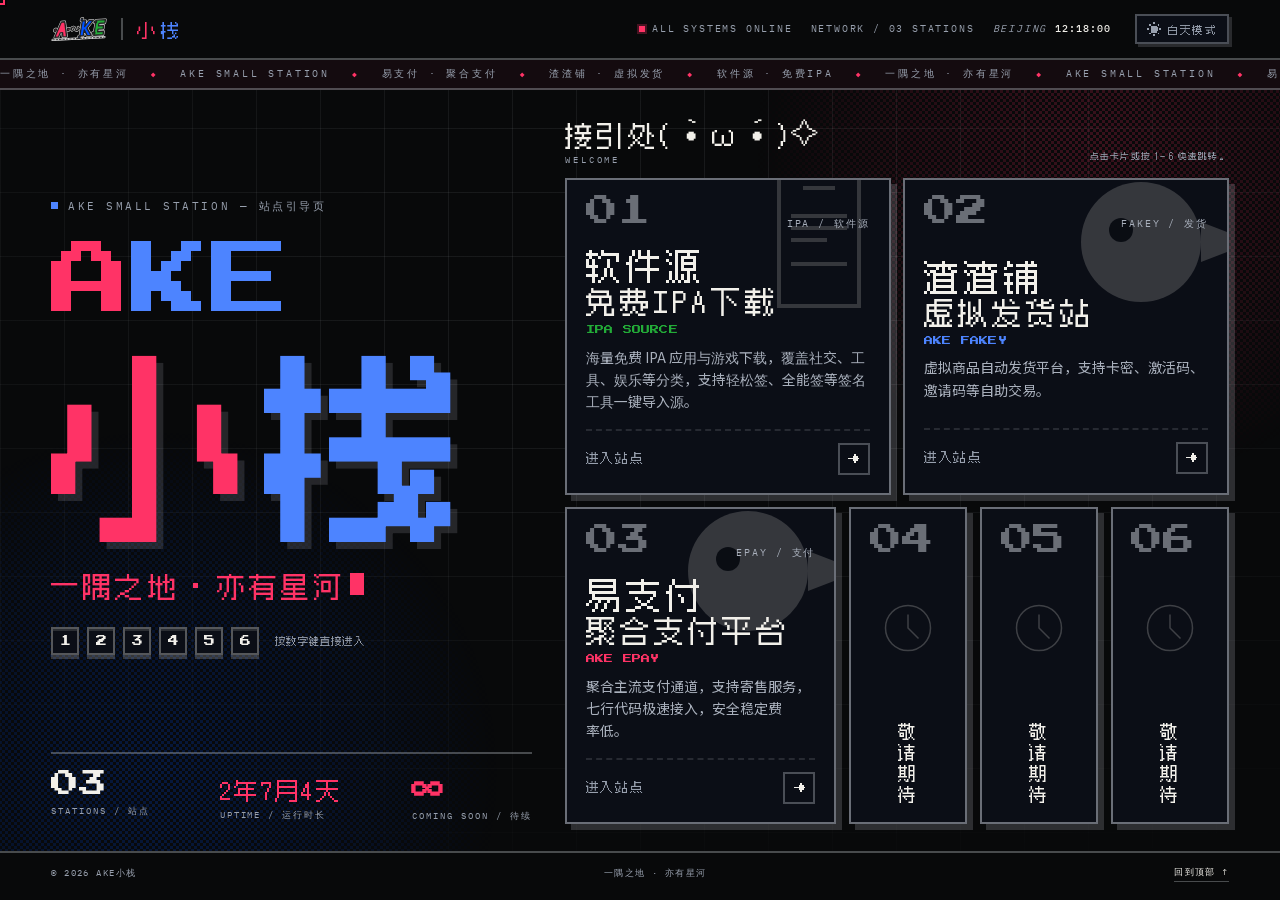
<file: index.html>
<!DOCTYPE html>
<html lang="zh-CN">
<head>
    <meta charset="UTF-8" />
    <meta name="viewport" content="width=device-width, initial-scale=1" />
    <meta name="msvalidate.01" content="E7D071B998268BC140DE10B8021F2E26" />
    <title>AKE小栈 · 站点入口</title>
    <meta name="description" content="AKE小栈 旗下站点统一入口：易支付、渣渣铺、软件源（海量免费IPA应用与游戏下载，支持轻松签、全能签一键导入）。一隅之地 · 亦有星河" />

    <!-- 站点图标（本地） -->
    <!-- favicon.svg 内容已内联为 data URI，不再依赖外部文件 -->
    <link rel="icon" type="image/svg+xml" href="[data-uri]" />
    <link rel="alternate icon" href="./favicon.ico" />

    <!-- 主题初始化：同步加载，先于样式生效，防止主题闪烁 -->
    <script src="assets/js/theme-init.js"></script>

    <!-- 样式表（本地，按层叠顺序引入） -->
    <link rel="stylesheet" href="assets/css/01-fonts.css" />
    <link rel="stylesheet" href="assets/css/02-tokens.css" />
    <link rel="stylesheet" href="assets/css/03-layout.css" />
    <link rel="stylesheet" href="assets/css/04-animation.css" />
    <link rel="stylesheet" href="assets/css/05-responsive.css" />
</head>

<body>
    <div class="dither dither--pink" aria-hidden="true"></div>
    <div class="dither dither--blue" aria-hidden="true"></div>
    <div class="cursor" aria-hidden="true"></div>

    <header class="topbar">
        <a class="brand" href="#top">
            <div class="brand__logo">
            <svg class="brand__mark" xmlns="http://www.w3.org/2000/svg" viewBox="19 17 330 143" role="img" aria-label="AKE 小栈">
                <g transform="translate(20, 10) skewX(-12) rotate(-3)">
                    <!-- 第一层：白色外发光描边层 -->
                    <g class="fx-glow" stroke="#ffffff" stroke-width="14" stroke-linejoin="round" stroke-linecap="round">
                        <path d="M40 130 L65 40 L85 40 L110 130 L88 130 L82 105 L68 105 L62 130 Z" fill="none"/>
                        <rect x="32" y="80" width="10" height="14" rx="2" fill="#ffffff"/>
                        <rect x="108" y="80" width="10" height="14" rx="2" fill="#ffffff"/>
                        <path d="M128 85 C133 70,148 70,153 85 C158 100,173 100,178 85" fill="none"/>
                        <path d="M138 75 L128 85 L138 95" fill="none"/>
                        <path d="M168 75 L178 85 L168 95" fill="none"/>
                        <path d="M188 40 L208 40 L208 75 L228 40 L253 40 L223 85 L255 130 L231 130 L208 95 L208 130 L188 130 Z" fill="none"/>
                        <rect x="180" y="25" width="10" height="14" rx="2" fill="#ffffff"/>
                        <rect x="180" y="130" width="10" height="14" rx="2" fill="#ffffff"/>
                        <path d="M270 40 L325 40 L325 60 L290 60 L290 75 L320 75 L320 95 L290 95 L290 110 L325 110 L325 130 L270 130 Z" fill="none"/>
                        <rect x="260" y="45" width="14" height="10" rx="2" fill="#ffffff"/>
                        <rect x="260" y="112" width="14" height="10" rx="2" fill="#ffffff"/>
                        <path d="M30 145 L335 145" fill="none"/>
                    </g>
                    <!-- 第二层：彩色图形 + 黑边 -->
                    <g stroke="#222222" stroke-width="8" stroke-linejoin="round" stroke-linecap="round">
                        <path d="M40 130 L65 40 L85 40 L110 130 L88 130 L82 105 L68 105 L62 130 Z" fill="#ff3366"/>
                        <rect x="32" y="80" width="10" height="14" rx="2" fill="#ff3366"/>
                        <rect x="108" y="80" width="10" height="14" rx="2" fill="#ff3366"/>
                        <path d="M128 85 C133 70,148 70,153 85 C158 100,173 100,178 85" fill="none"/>
                        <path d="M138 75 L128 85 L138 95" fill="none"/>
                        <path d="M168 75 L178 85 L168 95" fill="none"/>
                        <path d="M188 40 L208 40 L208 75 L228 40 L253 40 L223 85 L255 130 L231 130 L208 95 L208 130 L188 130 Z" fill="#0052FF"/>
                        <rect x="180" y="25" width="10" height="14" rx="2" fill="#0052FF"/>
                        <rect x="180" y="130" width="10" height="14" rx="2" fill="#0052FF"/>
                        <path d="M270 40 L325 40 L325 60 L290 60 L290 75 L320 75 L320 95 L290 95 L290 110 L325 110 L325 130 L270 130 Z" fill="#23ac38"/>
                        <rect x="260" y="45" width="14" height="10" rx="2" fill="#23ac38"/>
                        <rect x="260" y="112" width="14" height="10" rx="2" fill="#23ac38"/>
                        <path d="M30 145 L335 145" stroke-width="5" stroke-dasharray="10 10" fill="none"/>
                    </g>
                </g>
            </svg>
            </div>
            <span class="brand__divider" aria-hidden="true"></span>
            <span class="brand__text"><i class="ake">小</i><i class="zhan">栈</i></span>
        </a>
        <div class="topbar__meta">
            <span><i class="dot-live"></i>ALL SYSTEMS ONLINE</span>
            <span>NETWORK / 03 STATIONS</span>
            <span><i class="tz">BEIJING</i> <b id="clock">--:--:--</b></span>
        </div>
        <button class="theme-toggle" id="themeToggle" type="button" aria-label="切换白天 / 夜间模式" aria-pressed="false">
            <svg class="icon-sun" viewBox="0 0 16 16" fill="currentColor" shape-rendering="crispEdges" aria-hidden="true">
                <rect x="7" y="0" width="2" height="2" />
                <rect x="7" y="14" width="2" height="2" />
                <rect x="0" y="7" width="2" height="2" />
                <rect x="14" y="7" width="2" height="2" />
                <rect x="2" y="2" width="2" height="2" />
                <rect x="12" y="2" width="2" height="2" />
                <rect x="2" y="12" width="2" height="2" />
                <rect x="12" y="12" width="2" height="2" />
                <rect x="5" y="4" width="6" height="2" />
                <rect x="4" y="6" width="8" height="4" />
                <rect x="5" y="10" width="6" height="2" />
            </svg>
            <svg class="icon-moon" viewBox="0 0 16 16" fill="currentColor" shape-rendering="crispEdges" aria-hidden="true">
                <rect x="9" y="1" width="4" height="2" />
                <rect x="7" y="3" width="3" height="2" />
                <rect x="6" y="5" width="3" height="6" />
                <rect x="7" y="11" width="3" height="2" />
                <rect x="9" y="13" width="4" height="2" />
            </svg>
            <span class="lbl-dark">白天模式</span>
            <span class="lbl-light">夜间模式</span>
        </button>
    </header>

    <div class="marquee" aria-hidden="true">
        <div class="marquee__track">
            <span>一隅之地 · 亦有星河</span>
            <span>AKE SMALL STATION</span>
            <span>易支付 · 聚合支付</span>
            <span>渣渣铺 · 虚拟发货</span>
            <span>软件源 · 免费IPA</span>
            <span>一隅之地 · 亦有星河</span>
            <span>AKE SMALL STATION</span>
            <span>易支付 · 聚合支付</span>
            <span>渣渣铺 · 虚拟发货</span>
            <span>软件源 · 免费IPA</span>
        </div>
    </div>

    <main id="top">
        <div class="layout">
            <section class="hero">
                <div class="hero__lead">
                    <p class="eyebrow reveal" style="--d: 0.05s"><span class="pulse"></span>AKE SMALL STATION — 站点引导页</p>

                    <div class="hero__logo reveal" style="--d: 0.1s;">A<span>KE</span></div>

                    <h1 class="hero__title">
                        <span class="hero__cn reveal-mask"><span><i class="ake">小</i><i class="zhan">栈</i></span></span>
                    </h1>

                    <p class="hero__lede reveal" style="--d: 0.18s;">
                        <em>一隅之地 · 亦有星河</em>
                    </p>

                    <div class="hero__hint reveal" style="--d: 0.24s;">
                        <span class="key">1</span>
                        <span class="key">2</span>
                        <span class="key">3</span>
                        <span class="key">4</span>
                        <span class="key">5</span>
                        <span class="key">6</span>
                        <span>按数字键直接进入</span>
                    </div>
                </div>

                <div class="hero__side reveal" style="--d: 0.28s;">
                    <div class="stat">
                        <b>03</b>
                        <span>Stations / 站点</span>
                    </div>
                    <div class="stat">
                        <b><em class="uptime" id="uptime" title="自 2024-05-01 起持续在线">0天</em></b>
                        <span>Uptime / 运行时长</span>
                    </div>
                    <div class="stat">
                        <b><em class="inf">∞</em></b>
                        <span>Coming Soon / 待续</span>
                    </div>
                </div>

                <div class="scroll-cue">向下滑动 · SELECT YOUR SITE</div>
            </section>

            <section class="sites" aria-labelledby="sites-title">
                <div class="sites__head">
                    <h2 class="sites__title" id="sites-title">
                        接引处( •̀ ω •́ )✧
                        <span>Welcome</span>
                    </h2>
                    <p class="sites__note">点击卡片或按 1—6 快速跳转。</p>
                </div>

                <div class="sites__grid">
                    <!-- 站点 01：软件源 -->
                    <a class="card accent-green" href="https://ipa.ake.cx/" target="_blank" rel="noopener noreferrer" style="--d: 0.3s;" data-site="01">
                        <div class="card__head">
                            <span class="card__idx">01</span>
                            <span class="card__type">IPA / 软件源</span>
                        </div>
                        <svg class="card__wm" viewBox="0 0 384 384" fill="currentColor" aria-hidden="true">
                            <rect x="112" y="64" width="160" height="256" fill="none" stroke="currentColor" stroke-width="8"/>
                            <rect x="160" y="80" width="64" height="8" fill="currentColor"/>
                            <rect x="136" y="136" width="112" height="8" fill="currentColor"/>
                            <rect x="136" y="160" width="112" height="8" fill="currentColor"/>
                            <rect x="136" y="184" width="72" height="8" fill="currentColor"/>
                            <rect x="136" y="232" width="112" height="8" fill="currentColor"/>
                        </svg>
                        <div class="card__body">
                            <h3 class="card__title">软件源<span class="card__title-sub">免费IPA下载</span></h3>
                            <p class="card__en">IPA SOURCE</p>
                            <p class="card__desc">海量免费 IPA 应用与游戏下载，覆盖社交、工具、娱乐等分类，支持轻松签、全能签等签名工具一键导入源。</p>
                        </div>
                        <div class="card__foot">
                            <span class="card__cta">进入站点</span>
                            <span class="card__arrow" aria-hidden="true">
                                <svg viewBox="0 0 16 16" fill="currentColor" shape-rendering="crispEdges" aria-hidden="true"><path d="M1 7h6V5h2V3h2v2h2v2h2v2h-2v2h-2v2H9v-2H7v-2H1Z"/></svg>
                            </span>
                        </div>
                    </a>

                    <!-- 站点 02：渣渣铺 -->
                    <a class="card accent-blue" href="https://fakey.ake.cx" target="_blank" rel="noopener noreferrer" style="--d: 0.36s;" data-site="02">
                        <div class="card__head">
                            <span class="card__idx">02</span>
                            <span class="card__type">Fakey / 发货</span>
                        </div>
                        <svg class="card__wm" viewBox="0 0 384 384" fill="currentColor" aria-hidden="true">
                            <circle cx="160" cy="192" r="120" />
                            <path d="M280 152 L384 192 L280 232 Z" />
                            <circle cx="120" cy="168" r="24" fill="#08090a"/>
                        </svg>
                        <div class="card__body">
                            <h3 class="card__title">渣渣铺<span class="card__title-sub">虚拟发货站</span></h3>
                            <p class="card__en">AKE FAKEY</p>
                            <p class="card__desc">虚拟商品自动发货平台，支持卡密、激活码、邀请码等自助交易。</p>
                        </div>
                        <div class="card__foot">
                            <span class="card__cta">进入站点</span>
                            <span class="card__arrow" aria-hidden="true">
                                <svg viewBox="0 0 16 16" fill="currentColor" shape-rendering="crispEdges" aria-hidden="true"><path d="M1 7h6V5h2V3h2v2h2v2h2v2h-2v2h-2v2H9v-2H7v-2H1Z"/></svg>
                            </span>
                        </div>
                    </a>
                </div>

                <div class="sites__acc">
                    <!-- 站点 03：易支付 -->
                    <a class="card card--acc accent-pink is-open" href="https://epay.ake.cx/" target="_blank" rel="noopener noreferrer" style="--d: 0.42s;" data-site="03">
                        <div class="card__head">
                            <span class="card__idx">03</span>
                            <span class="card__type">Epay / 支付</span>
                        </div>
                        <svg class="card__wm" viewBox="0 0 384 384" fill="currentColor" aria-hidden="true">
                            <circle cx="160" cy="192" r="120" />
                            <path d="M280 152 L384 192 L280 232 Z" />
                            <circle cx="120" cy="168" r="24" fill="#08090a"/>
                        </svg>
                        <span class="card__slim" aria-hidden="true">易支付</span>
                        <div class="card__body">
                            <h3 class="card__title">易支付<span class="card__title-sub">聚合支付平台</span></h3>
                            <p class="card__en">AKE EPAY</p>
                            <p class="card__desc">聚合主流支付通道，支持寄售服务，七行代码极速接入，安全稳定费率低。</p>
                        </div>
                        <div class="card__foot">
                            <span class="card__cta">进入站点</span>
                            <span class="card__arrow" aria-hidden="true">
                                <svg viewBox="0 0 16 16" fill="currentColor" shape-rendering="crispEdges" aria-hidden="true"><path d="M1 7h6V5h2V3h2v2h2v2h2v2h-2v2h-2v2H9v-2H7v-2H1Z"/></svg>
                            </span>
                        </div>
                    </a>

                    <!-- 站点 04：待添加 -->
                    <a class="card card--acc card--pink accent-blue disabled" href="#" style="--d: 0.48s;" data-site="04">
                        <div class="card__head">
                            <span class="card__idx">04</span>
                            <span class="card__type">Coming Soon</span>
                        </div>
                        <svg class="card__wm" viewBox="0 0 384 384" fill="currentColor" aria-hidden="true">
                            <circle cx="192" cy="192" r="120" fill="none" stroke="currentColor" stroke-width="8"/>
                            <path d="M192 120 L192 192 L248 248" stroke="currentColor" stroke-width="8" fill="none"/>
                        </svg>
                        <span class="card__slim" aria-hidden="true">敬请期待</span>
                        <div class="card__body">
                            <h3 class="card__title">神秘站点</h3>
                            <p class="card__en">Coming Soon</p>
                            <p class="card__desc">更多功能站点正在开发中，敬请期待。</p>
                        </div>
                        <div class="card__foot">
                            <span class="card__cta">暂未开放</span>
                            <span class="card__arrow" aria-hidden="true">
                                <svg viewBox="0 0 16 16" fill="currentColor" shape-rendering="crispEdges" aria-hidden="true"><path d="M1 7h6V5h2V3h2v2h2v2h2v2h-2v2h-2v2H9v-2H7v-2H1Z"/></svg>
                            </span>
                        </div>
                    </a>

                    <!-- 站点 05：待添加 -->
                    <a class="card card--acc accent-pink-soft disabled" href="#" style="--d: 0.54s;" data-site="05">
                        <div class="card__head">
                            <span class="card__idx">05</span>
                            <span class="card__type">Coming Soon</span>
                        </div>
                        <svg class="card__wm" viewBox="0 0 384 384" fill="currentColor" aria-hidden="true">
                            <circle cx="192" cy="192" r="120" fill="none" stroke="currentColor" stroke-width="8"/>
                            <path d="M192 120 L192 192 L248 248" stroke="currentColor" stroke-width="8" fill="none"/>
                        </svg>
                        <span class="card__slim" aria-hidden="true">敬请期待</span>
                        <div class="card__body">
                            <h3 class="card__title">神秘站点</h3>
                            <p class="card__en">Coming Soon</p>
                            <p class="card__desc">更多功能站点正在开发中，敬请期待。</p>
                        </div>
                        <div class="card__foot">
                            <span class="card__cta">暂未开放</span>
                            <span class="card__arrow" aria-hidden="true">
                                <svg viewBox="0 0 16 16" fill="currentColor" shape-rendering="crispEdges" aria-hidden="true"><path d="M1 7h6V5h2V3h2v2h2v2h2v2h-2v2h-2v2H9v-2H7v-2H1Z"/></svg>
                            </span>
                        </div>
                    </a>

                    <!-- 站点 06：待添加 -->
                    <a class="card card--acc accent-green-soft disabled" href="#" style="--d: 0.6s;" data-site="06">
                        <div class="card__head">
                            <span class="card__idx">06</span>
                            <span class="card__type">Coming Soon</span>
                        </div>
                        <svg class="card__wm" viewBox="0 0 384 384" fill="currentColor" aria-hidden="true">
                            <circle cx="192" cy="192" r="120" fill="none" stroke="currentColor" stroke-width="8"/>
                            <path d="M192 120 L192 192 L248 248" stroke="currentColor" stroke-width="8" fill="none"/>
                        </svg>
                        <span class="card__slim" aria-hidden="true">敬请期待</span>
                        <div class="card__body">
                            <h3 class="card__title">神秘站点</h3>
                            <p class="card__en">Coming Soon</p>
                            <p class="card__desc">更多功能站点正在开发中，敬请期待。</p>
                        </div>
                        <div class="card__foot">
                            <span class="card__cta">暂未开放</span>
                            <span class="card__arrow" aria-hidden="true">
                                <svg viewBox="0 0 16 16" fill="currentColor" shape-rendering="crispEdges" aria-hidden="true"><path d="M1 7h6V5h2V3h2v2h2v2h2v2h-2v2h-2v2H9v-2H7v-2H1Z"/></svg>
                            </span>
                        </div>
                    </a>
                </div>
            </section>
        </div>
    </main>

    <footer class="footer">
        <div class="footer__big" aria-hidden="true">AKE SMALL STATION</div>
        <div class="footer__row">
            <span>© <span id="year">2026</span> AKE小栈</span>
            <span>一隅之地 · 亦有星河</span>
            <a href="#top">回到顶部 ↑</a>
        </div>
    </footer>

    <div class="toast" id="toast">该站点暂未开放，敬请期待</div>

    <!-- 页面脚本（本地） -->
    <script src="assets/js/main.js"></script>
</body>
</html>
</file>
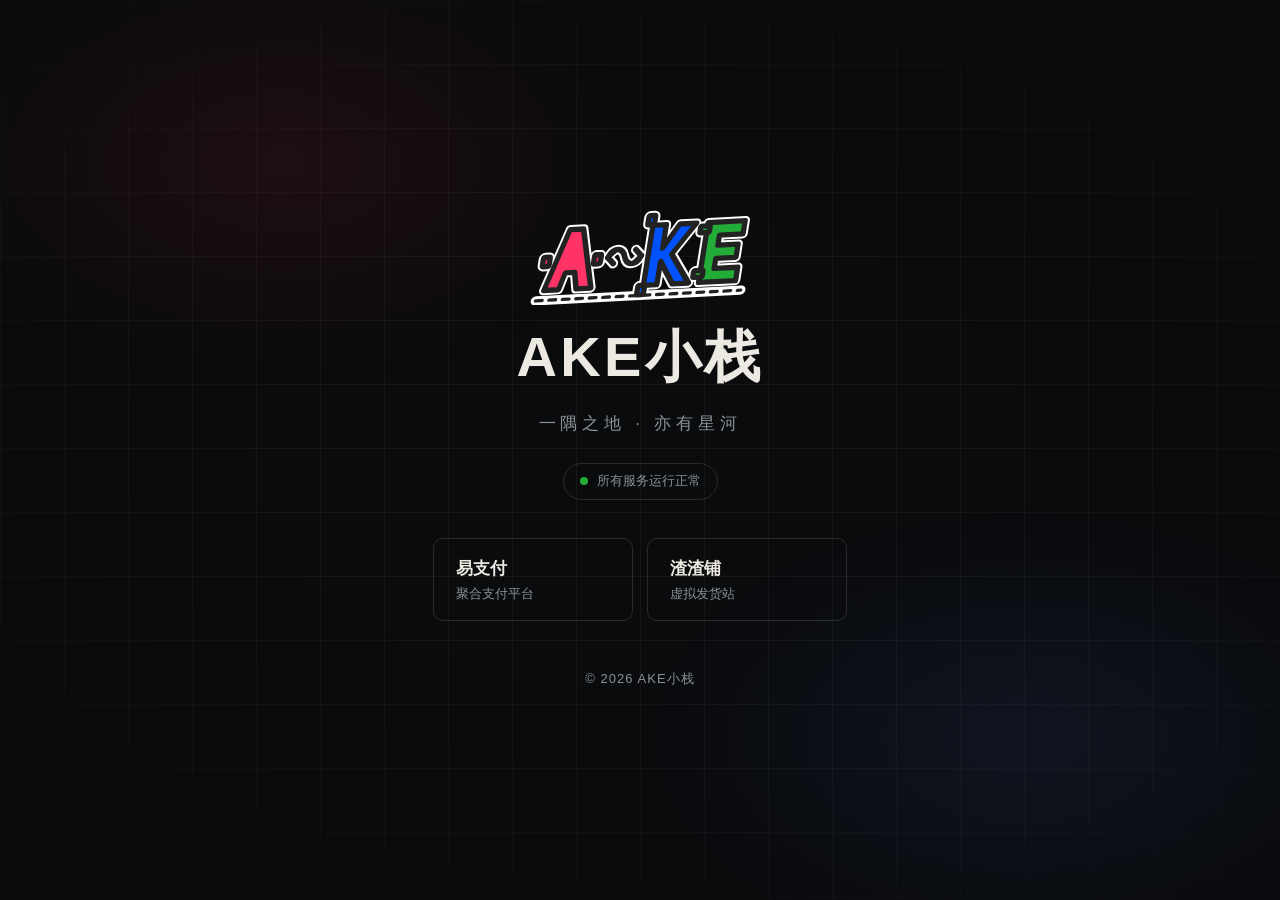
<file: default.html>
<!DOCTYPE html>
<html lang="zh-CN">
<head>
    <meta charset="UTF-8" />
    <meta name="viewport" content="width=device-width, initial-scale=1" />
    <title>AKE小栈</title>
    <meta name="description" content="AKE小栈 — 一隅之地 · 亦有星河" />
    <link rel="icon" type="image/svg+xml" href="[data-uri]" />

    <style>
        :root {
            --bg: #0a0b0d;
            --ink: #ece9e2;
            --dim: #8a8f98;
            --line: rgba(236, 233, 226, 0.14);
            --pink: #ff3366;
            --blue: #4d84ff;
            --green: #23ac38;
        }

        * {
            box-sizing: border-box;
            margin: 0;
            padding: 0;
        }

        html {
            scrollbar-width: thin;
            scrollbar-color: #2a2e35 transparent;
        }

        body {
            min-height: 100svh;
            display: flex;
            flex-direction: column;
            justify-content: center;
            align-items: center;
            background: var(--bg);
            color: var(--ink);
            font-family: -apple-system, "PingFang SC", "Microsoft YaHei", "Noto Sans SC", sans-serif;
            line-height: 1.6;
            text-align: center;
            padding: 40px 24px;
            -webkit-font-smoothing: antialiased;
            overflow-x: hidden;
        }

        body::before {
            content: "";
            position: fixed;
            inset: 0;
            pointer-events: none;
            background-image:
                linear-gradient(to right, rgba(236, 233, 226, 0.05) 1px, transparent 1px),
                linear-gradient(to bottom, rgba(236, 233, 226, 0.05) 1px, transparent 1px);
            background-size: 64px 64px;
            -webkit-mask-image: radial-gradient(80% 70% at 50% 50%, #000 30%, transparent 100%);
            mask-image: radial-gradient(80% 70% at 50% 50%, #000 30%, transparent 100%);
        }

        body::after {
            content: "";
            position: fixed;
            inset: 0;
            pointer-events: none;
            background:
                radial-gradient(42% 36% at 22% 18%, rgba(255, 51, 102, 0.08), transparent 70%),
                radial-gradient(42% 36% at 80% 82%, rgba(77, 132, 255, 0.08), transparent 70%);
        }

        main {
            position: relative;
            z-index: 1;
            display: flex;
            flex-direction: column;
            align-items: center;
            gap: 20px;
        }

        .mark {
            display: block;
            width: clamp(140px, 32vw, 220px);
            height: auto;
        }

        h1 {
            font-size: clamp(30px, 8vw, 56px);
            font-weight: 700;
            letter-spacing: 0.06em;
            line-height: 1.15;
        }

        .tagline {
            color: var(--dim);
            font-size: clamp(14px, 3.4vw, 17px);
            letter-spacing: 0.28em;
        }

        .status {
            display: inline-flex;
            align-items: center;
            gap: 9px;
            margin-top: 6px;
            padding: 7px 16px;
            border: 1px solid var(--line);
            border-radius: 999px;
            font-size: 13px;
            color: var(--dim);
        }
        .status .dot {
            width: 8px;
            height: 8px;
            border-radius: 50%;
            background: var(--green);
            box-shadow: 0 0 0 0 rgba(35, 172, 56, 0.5);
            animation: pulse 2.2s ease-out infinite;
        }
        @keyframes pulse {
            0% { box-shadow: 0 0 0 0 rgba(35, 172, 56, 0.5); }
            70% { box-shadow: 0 0 0 8px rgba(35, 172, 56, 0); }
            100% { box-shadow: 0 0 0 0 rgba(35, 172, 56, 0); }
        }

        nav {
            display: flex;
            flex-wrap: wrap;
            justify-content: center;
            gap: 14px;
            margin-top: 18px;
        }
        nav a {
            display: flex;
            flex-direction: column;
            align-items: flex-start;
            gap: 2px;
            min-width: 200px;
            padding: 16px 22px;
            text-decoration: none;
            color: var(--ink);
            border: 1px solid var(--line);
            border-radius: 10px;
            text-align: left;
            transition: border-color 0.2s ease, transform 0.2s ease, box-shadow 0.2s ease;
        }
        nav a:hover {
            border-color: var(--pink);
            box-shadow: 0 8px 24px rgba(0, 0, 0, 0.35);
            transform: translateY(-2px);
        }
        nav a strong {
            font-size: 17px;
            font-weight: 600;
        }
        nav a span {
            font-size: 12.5px;
            color: var(--dim);
        }

        footer {
            position: relative;
            z-index: 1;
            margin-top: 48px;
            color: var(--dim);
            font-size: 13px;
            letter-spacing: 0.08em;
        }

        @media (prefers-reduced-motion: reduce) {
            .status .dot { animation: none; }
            nav a { transition: none; }
        }
    </style>
</head>

<body>
    <main>
        <svg class="mark" xmlns="http://www.w3.org/2000/svg" viewBox="19 17 330 143" role="img" aria-label="AKE小栈">
            <g transform="translate(20, 10) skewX(-12) rotate(-3)">
                <g stroke="#ffffff" stroke-width="14" stroke-linejoin="round" stroke-linecap="round">
                    <path d="M40 130 L65 40 L85 40 L110 130 L88 130 L82 105 L68 105 L62 130 Z" fill="none"/>
                    <rect x="32" y="80" width="10" height="14" rx="2" fill="#ffffff"/>
                    <rect x="108" y="80" width="10" height="14" rx="2" fill="#ffffff"/>
                    <path d="M128 85 C133 70,148 70,153 85 C158 100,173 100,178 85" fill="none"/>
                    <path d="M138 75 L128 85 L138 95" fill="none"/>
                    <path d="M168 75 L178 85 L168 95" fill="none"/>
                    <path d="M188 40 L208 40 L208 75 L228 40 L253 40 L223 85 L255 130 L231 130 L208 95 L208 130 L188 130 Z" fill="none"/>
                    <rect x="180" y="25" width="10" height="14" rx="2" fill="#ffffff"/>
                    <rect x="180" y="130" width="10" height="14" rx="2" fill="#ffffff"/>
                    <path d="M270 40 L325 40 L325 60 L290 60 L290 75 L320 75 L320 95 L290 95 L290 110 L325 110 L325 130 L270 130 Z" fill="none"/>
                    <rect x="260" y="45" width="14" height="10" rx="2" fill="#ffffff"/>
                    <rect x="260" y="112" width="14" height="10" rx="2" fill="#ffffff"/>
                    <path d="M30 145 L335 145" fill="none"/>
                </g>
                <g stroke="#222222" stroke-width="8" stroke-linejoin="round" stroke-linecap="round">
                    <path d="M40 130 L65 40 L85 40 L110 130 L88 130 L82 105 L68 105 L62 130 Z" fill="#ff3366"/>
                    <rect x="32" y="80" width="10" height="14" rx="2" fill="#ff3366"/>
                    <rect x="108" y="80" width="10" height="14" rx="2" fill="#ff3366"/>
                    <path d="M128 85 C133 70,148 70,153 85 C158 100,173 100,178 85" fill="none"/>
                    <path d="M138 75 L128 85 L138 95" fill="none"/>
                    <path d="M168 75 L178 85 L168 95" fill="none"/>
                    <path d="M188 40 L208 40 L208 75 L228 40 L253 40 L223 85 L255 130 L231 130 L208 95 L208 130 L188 130 Z" fill="#0052FF"/>
                    <rect x="180" y="25" width="10" height="14" rx="2" fill="#0052FF"/>
                    <rect x="180" y="130" width="10" height="14" rx="2" fill="#0052FF"/>
                    <path d="M270 40 L325 40 L325 60 L290 60 L290 75 L320 75 L320 95 L290 95 L290 110 L325 110 L325 130 L270 130 Z" fill="#23ac38"/>
                    <rect x="260" y="45" width="14" height="10" rx="2" fill="#23ac38"/>
                    <rect x="260" y="112" width="14" height="10" rx="2" fill="#23ac38"/>
                    <path d="M30 145 L335 145" stroke-width="5" stroke-dasharray="10 10" fill="none"/>
                </g>
            </g>
        </svg>
        <h1>AKE小栈</h1>
        <p class="tagline">一隅之地 · 亦有星河</p>

        <div class="status"><span class="dot"></span>所有服务运行正常</div>

        <nav>
            <a href="https://epay.ake.cx/" target="_blank" rel="noopener noreferrer">
                <strong>易支付</strong>
                <span>聚合支付平台</span>
            </a>
            <a href="https://fakey.ake.cx/" target="_blank" rel="noopener noreferrer">
                <strong>渣渣铺</strong>
                <span>虚拟发货站</span>
            </a>
        </nav>
    </main>

    <footer>© <span id="year">2026</span> AKE小栈</footer>

    <script>
        document.getElementById("year").textContent = new Date().getFullYear();
    </script>
</body>
</html>
</file>
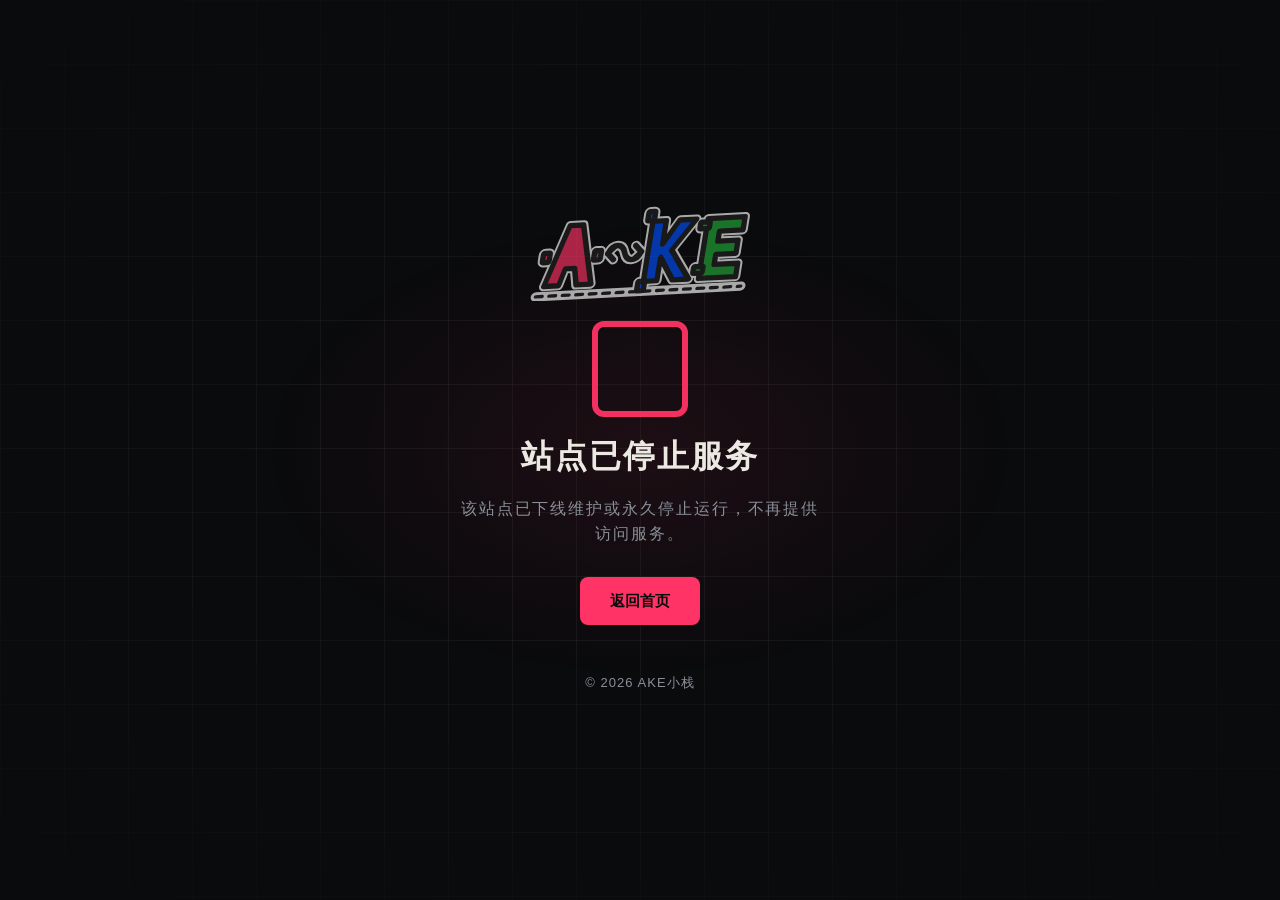
<file: stopped.html>
<!DOCTYPE html>
<html lang="zh-CN">
<head>
    <meta charset="UTF-8" />
    <meta name="viewport" content="width=device-width, initial-scale=1" />
    <title>站点已停止服务 — AKE小栈</title>
    <meta name="description" content="AKE小栈 — 该站点已停止服务" />
    <link rel="icon" type="image/svg+xml" href="[data-uri]" />

    <style>
        :root {
            --bg: #0a0b0d;
            --ink: #ece9e2;
            --dim: #8a8f98;
            --line: rgba(236, 233, 226, 0.14);
            --red: #ff3366;
        }

        * {
            box-sizing: border-box;
            margin: 0;
            padding: 0;
        }

        html {
            scrollbar-width: thin;
            scrollbar-color: #2a2e35 transparent;
        }

        body {
            min-height: 100svh;
            display: flex;
            flex-direction: column;
            justify-content: center;
            align-items: center;
            background: var(--bg);
            color: var(--ink);
            font-family: -apple-system, "PingFang SC", "Microsoft YaHei", "Noto Sans SC", sans-serif;
            line-height: 1.6;
            text-align: center;
            padding: 40px 24px;
            -webkit-font-smoothing: antialiased;
            overflow-x: hidden;
        }

        body::before {
            content: "";
            position: fixed;
            inset: 0;
            pointer-events: none;
            background-image:
                linear-gradient(to right, rgba(236, 233, 226, 0.05) 1px, transparent 1px),
                linear-gradient(to bottom, rgba(236, 233, 226, 0.05) 1px, transparent 1px);
            background-size: 64px 64px;
            -webkit-mask-image: radial-gradient(80% 70% at 50% 50%, #000 30%, transparent 100%);
            mask-image: radial-gradient(80% 70% at 50% 50%, #000 30%, transparent 100%);
        }

        body::after {
            content: "";
            position: fixed;
            inset: 0;
            pointer-events: none;
            background: radial-gradient(42% 36% at 50% 50%, rgba(255, 51, 102, 0.08), transparent 70%);
        }

        main {
            position: relative;
            z-index: 1;
            display: flex;
            flex-direction: column;
            align-items: center;
            gap: 20px;
        }

        .mark {
            display: block;
            width: clamp(140px, 32vw, 220px);
            height: auto;
            opacity: 0.65;
        }

        .icon-stop {
            width: clamp(56px, 14vw, 96px);
            height: clamp(56px, 14vw, 96px);
            border: 6px solid var(--red);
            border-radius: 12px;
            opacity: 0.95;
        }

        h1 {
            font-size: clamp(22px, 5vw, 32px);
            font-weight: 700;
            letter-spacing: 0.06em;
            line-height: 1.2;
        }

        .tagline {
            color: var(--dim);
            font-size: clamp(14px, 3.4vw, 16px);
            letter-spacing: 0.12em;
            max-width: 360px;
        }

        .btn {
            display: inline-flex;
            align-items: center;
            gap: 8px;
            margin-top: 10px;
            padding: 12px 30px;
            text-decoration: none;
            color: #0a0b0d;
            background: var(--red);
            border-radius: 8px;
            font-size: 15px;
            font-weight: 600;
            transition: transform 0.2s ease, box-shadow 0.2s ease;
        }
        .btn:hover {
            transform: translateY(-2px);
            box-shadow: 0 8px 24px rgba(255, 51, 102, 0.35);
        }

        footer {
            position: relative;
            z-index: 1;
            margin-top: 48px;
            color: var(--dim);
            font-size: 13px;
            letter-spacing: 0.08em;
        }

        @media (prefers-reduced-motion: reduce) {
            .btn { transition: none; }
        }
    </style>
</head>

<body>
    <main>
        <svg class="mark" xmlns="http://www.w3.org/2000/svg" viewBox="19 17 330 143" role="img" aria-label="AKE小栈">
            <g transform="translate(20, 10) skewX(-12) rotate(-3)">
                <g stroke="#ffffff" stroke-width="14" stroke-linejoin="round" stroke-linecap="round">
                    <path d="M40 130 L65 40 L85 40 L110 130 L88 130 L82 105 L68 105 L62 130 Z" fill="none"/>
                    <rect x="32" y="80" width="10" height="14" rx="2" fill="#ffffff"/>
                    <rect x="108" y="80" width="10" height="14" rx="2" fill="#ffffff"/>
                    <path d="M128 85 C133 70,148 70,153 85 C158 100,173 100,178 85" fill="none"/>
                    <path d="M138 75 L128 85 L138 95" fill="none"/>
                    <path d="M168 75 L178 85 L168 95" fill="none"/>
                    <path d="M188 40 L208 40 L208 75 L228 40 L253 40 L223 85 L255 130 L231 130 L208 95 L208 130 L188 130 Z" fill="none"/>
                    <rect x="180" y="25" width="10" height="14" rx="2" fill="#ffffff"/>
                    <rect x="180" y="130" width="10" height="14" rx="2" fill="#ffffff"/>
                    <path d="M270 40 L325 40 L325 60 L290 60 L290 75 L320 75 L320 95 L290 95 L290 110 L325 110 L325 130 L270 130 Z" fill="none"/>
                    <rect x="260" y="45" width="14" height="10" rx="2" fill="#ffffff"/>
                    <rect x="260" y="112" width="14" height="10" rx="2" fill="#ffffff"/>
                    <path d="M30 145 L335 145" fill="none"/>
                </g>
                <g stroke="#222222" stroke-width="8" stroke-linejoin="round" stroke-linecap="round">
                    <path d="M40 130 L65 40 L85 40 L110 130 L88 130 L82 105 L68 105 L62 130 Z" fill="#ff3366"/>
                    <rect x="32" y="80" width="10" height="14" rx="2" fill="#ff3366"/>
                    <rect x="108" y="80" width="10" height="14" rx="2" fill="#ff3366"/>
                    <path d="M128 85 C133 70,148 70,153 85 C158 100,173 100,178 85" fill="none"/>
                    <path d="M138 75 L128 85 L138 95" fill="none"/>
                    <path d="M168 75 L178 85 L168 95" fill="none"/>
                    <path d="M188 40 L208 40 L208 75 L228 40 L253 40 L223 85 L255 130 L231 130 L208 95 L208 130 L188 130 Z" fill="#0052FF"/>
                    <rect x="180" y="25" width="10" height="14" rx="2" fill="#0052FF"/>
                    <rect x="180" y="130" width="10" height="14" rx="2" fill="#0052FF"/>
                    <path d="M270 40 L325 40 L325 60 L290 60 L290 75 L320 75 L320 95 L290 95 L290 110 L325 110 L325 130 L270 130 Z" fill="#23ac38"/>
                    <rect x="260" y="45" width="14" height="10" rx="2" fill="#23ac38"/>
                    <rect x="260" y="112" width="14" height="10" rx="2" fill="#23ac38"/>
                    <path d="M30 145 L335 145" stroke-width="5" stroke-dasharray="10 10" fill="none"/>
                </g>
            </g>
        </svg>

        <div class="icon-stop"></div>
        <h1>站点已停止服务</h1>
        <p class="tagline">该站点已下线维护或永久停止运行，不再提供访问服务。</p>

        <a class="btn" href="./">返回首页</a>
    </main>

    <footer>© <span id="year">2026</span> AKE小栈</footer>

    <script>
        document.getElementById("year").textContent = new Date().getFullYear();
    </script>
</body>
</html>
</file>
<file: assets/css/01-fonts.css>
/* ============================================================
   01-fonts.css — 字体声明（@font-face，本地 woff2）
   ============================================================ */

/* ---------- 本地字体 ---------- */
        @font-face {
            font-family: "Zpix";
            src: url("../fonts/zpix.woff2") format("woff2"),
                 url("../fonts/zpix-subset.woff2") format("woff2");
            font-weight: 400;
            font-style: normal;
            font-display: swap;
        }

        @font-face {
            font-family: "Press Start 2P";
            src: url("../fonts/press-start-2p-400.woff2") format("woff2");
            font-weight: 400;
            font-display: swap;
        }

        @font-face {
            font-family: "IBM Plex Mono";
            src: url("../fonts/ibm-plex-mono-400.woff2") format("woff2");
            font-weight: 400;
            font-display: swap;
        }

        @font-face {
            font-family: "IBM Plex Mono";
            src: url("../fonts/ibm-plex-mono-500.woff2") format("woff2");
            font-weight: 500;
            font-display: swap;
        }

        @font-face {
            font-family: "Noto Sans SC";
            src: url("../fonts/noto-sans-sc-full.woff2") format("woff2"),
                 url("../fonts/noto-sans-sc-400.woff2") format("woff2");
            font-weight: 100 900;
            font-display: swap;
        }
</file>
<file: assets/css/02-tokens.css>
/* ============================================================
   02-tokens.css — 设计变量（暗/亮主题）、全局基础样式、背景与自定义光标

   配色依据：favicon.svg（AKE 像素字标）
     主强调 Pink  #FF3366  ← A 字
     次强调 Blue  #0052FF  ← K 字
     第三色 Green #23AC38  ← Ǝ 字
     描边墨黑 #222222 / 外发光白 #FFFFFF
   所有强调色在对应底色上的对比度均 ≥ 4.5:1（WCAG AA 正文标准），
   见文末注释中的实测数值。
   ============================================================ */

/* ---------- 基础变量（暗色主题，默认） ---------- */
:root {
    /* 中性底 / 文字 */
    --ink: #08090a;               /* 页面底色（与卡片瞳孔 fill 保持一致） */
    --panel: #0b0e16;             /* 冷调蓝黑面板 */
    --paper: #f2f0ea;             /* 主文字 */
    --dim: #98a0ae;               /* 次要文字（偏蓝灰） */
    --desc: #a9b0bc;              /* 描述文字 */

    /* 强调色 —— 取自 favicon */
    --pink: #ff3366;              /* A：主强调，暗底对比 5.62:1 */
    --pink-soft: #ff85a6;         /* 柔和粉，暗底 8.69:1 */
    --blue: #4d84ff;              /* K：次强调（提亮版，暗底 5.75:1） */
    --blue-deep: #0052ff;         /* K 原色，仅用于底纹 / 装饰块 */
    --blue-soft: #7ea8ff;         /* 柔和蓝，暗底 8.48:1 */
    --green: #23ac38;             /* Ǝ：第三色（原值，暗底 6.67:1） */
    --green-soft: #5ed072;        /* 柔和绿，暗底 10.19:1 */
    --on-accent: #08090a;         /* 强调色块上的文字（黑，粉上 5.62:1） */

    /* 线条 / 阴影 / 网格（冷白基色 238,242,252） */
    --line: rgba(238, 242, 252, 0.28);
    --card-line: rgba(238, 242, 252, 0.42);
    --idx: rgba(238, 242, 252, 0.42);
    --dash: rgba(238, 242, 252, 0.12);
    --stroke: rgba(238, 242, 252, 0.16);
    --grid: rgba(238, 242, 252, 0.07);
    --shadow-block: 6px 6px 0 rgba(238, 242, 252, 0.16);
    --shadow-block-sm: 3px 3px 0 rgba(238, 242, 252, 0.14);
    --title-shadow: 7px 7px 0 rgba(238, 242, 252, 0.13);

    /* 字体 */
    --font-cn: "Zpix", "PingFang SC", "Microsoft YaHei", sans-serif;
    --font-en: "Press Start 2P", "IBM Plex Mono", monospace;
    --font-body: "Noto Sans SC", "PingFang SC", "Microsoft YaHei", sans-serif;
    --font-mono: "IBM Plex Mono", ui-monospace, "SFMono-Regular", monospace;

    --ease: cubic-bezier(0.2, 0.7, 0.2, 1);
    --pad: clamp(20px, 4vw, 64px);
}

/* ---------- 白天模式 ---------- */
html[data-theme="light"] {
    --ink: #f5f3ea;               /* 纸白 */
    --panel: #fffdf6;
    --paper: #101423;             /* 冷墨蓝 */
    --dim: #5a6272;
    --desc: #4d5464;

    --pink: #d0174b;              /* 纸底 4.84:1 */
    --pink-soft: #a81040;         /* 6.72:1 */
    --blue: #0b3fd0;              /* 7.17:1 */
    --blue-deep: #0033b5;
    --blue-soft: #1233a8;         /* 9.15:1 */
    --green: #0f7a25;             /* 4.93:1 */
    --green-soft: #0d6b22;        /* 6.01:1 */
    --on-accent: #fdfbf3;         /* 强调色块上的文字（白，深底上 ≥5.19:1） */

    --line: rgba(16, 20, 35, 0.28);
    --card-line: rgba(16, 20, 35, 0.52);
    --idx: rgba(16, 20, 35, 0.5);
    --dash: rgba(16, 20, 35, 0.16);
    --stroke: rgba(16, 20, 35, 0.18);
    --grid: rgba(16, 20, 35, 0.07);
    --shadow-block: 6px 6px 0 rgba(16, 20, 35, 0.55);
    --shadow-block-sm: 3px 3px 0 rgba(16, 20, 35, 0.45);
    --title-shadow: 6px 6px 0 rgba(16, 20, 35, 0.18);
}

/* ---------- 全局基础 ---------- */
* {
    box-sizing: border-box;
    margin: 0;
    padding: 0;
}

html {
    scroll-behavior: smooth;
    scrollbar-width: thin;
    scrollbar-color: #343a4a transparent;
}

html[data-theme="light"] {
    scrollbar-color: #b9bcc6 transparent;
}

body {
    background: var(--ink);
    color: var(--paper);
    font-family: var(--font-body);
    font-size: 16px;
    line-height: 1.6;
    -webkit-font-smoothing: antialiased;
    overflow-x: hidden;
    cursor: none;
    min-height: 100svh;
    display: flex;
    flex-direction: column;
}

/* 背景：纯色 + 稀疏像素网格 */
body::before {
    content: "";
    position: fixed;
    inset: 0;
    z-index: 0;
    pointer-events: none;
    background-image:
        linear-gradient(to right, var(--grid) 1px, transparent 1px),
        linear-gradient(to bottom, var(--grid) 1px, transparent 1px);
    background-size: 64px 64px;
    -webkit-mask-image: radial-gradient(110% 85% at 50% 30%, #000 20%, transparent 90%);
    mask-image: radial-gradient(110% 85% at 50% 30%, #000 20%, transparent 90%);
}

/* 8-bit 抖动角 */
.dither {
    position: fixed;
    z-index: 0;
    width: min(58vw, 720px);
    height: min(58vw, 720px);
    pointer-events: none;
    background-image:
        linear-gradient(45deg, var(--dither-c) 25%, transparent 25%, transparent 75%, var(--dither-c) 75%),
        linear-gradient(45deg, var(--dither-c) 25%, transparent 25%, transparent 75%, var(--dither-c) 75%);
    background-size: 6px 6px;
    background-position: 0 0, 3px 3px;
    opacity: 0.65;
    -webkit-mask-image: radial-gradient(circle at 50% 50%, #000 0%, rgba(0, 0, 0, 0.5) 42%, transparent 68%);
    mask-image: radial-gradient(circle at 50% 50%, #000 0%, rgba(0, 0, 0, 0.5) 42%, transparent 68%);
}

/* 粉色抖动（取自 favicon A 字），随主题色自动适配 */
.dither--pink {
    --dither-c: color-mix(in srgb, var(--pink) 32%, transparent);
    top: -24%;
    right: -14%;
}

/* 蓝色抖动（取自 favicon K 字原色） */
.dither--blue {
    --dither-c: color-mix(in srgb, var(--blue-deep) 34%, transparent);
    bottom: -26%;
    left: -16%;
}

/* 自定义光标 */
.cursor {
    position: fixed;
    top: 0;
    left: 0;
    width: 10px;
    height: 10px;
    border: 2px solid var(--pink);
    border-radius: 0;
    background: transparent;
    box-shadow: 0 0 0 2px rgba(0, 0, 0, 0.35);
    z-index: 120;
    pointer-events: none;
    transform: translate3d(-50%, -50%, 0);
    transition: width 0.2s steps(2), height 0.2s steps(2), background 0.2s steps(2), opacity 0.2s;
}

.cursor.is-hot {
    width: 16px;
    height: 16px;
    background: transparent;
    opacity: 1;
}

@media (hover: none) {
    body { cursor: auto; }
    .cursor { display: none; }
}

/* ============================================================
   对比度实测（WCAG 2.1 sRGB）
   暗色：粉 5.62 / 蓝 5.75 / 绿 6.67 / 主文字 17.49 / 次要 7.57
   亮色：粉 4.84 / 蓝 7.17 / 绿 4.93 / 主文字 16.48 / 次要 5.52
   ============================================================ */
</file>
<file: assets/css/03-layout.css>
/* ============================================================
   03-layout.css — 页面布局：顶栏、日夜切换、滚动字幕、主区、站点卡片、页脚、提示条
   ============================================================ */

/* ---------- 顶栏 ---------- */
        .topbar {
            position: relative;
            z-index: 20;
            display: flex;
            align-items: center;
            justify-content: space-between;
            gap: 24px;
            padding: 22px var(--pad);
            background: var(--ink);
            border-bottom: 2px solid var(--line);
        }

        .brand {
            display: flex;
            align-items: center;
            gap: 14px;
            text-decoration: none;
            color: var(--paper);
        }

        .brand__logo {
            display: block;
            width: 65px;
            height: 28px;
            flex: none;
            overflow: visible;
            image-rendering: pixelated;
            transition: transform 0.2s steps(2);
        }

        .brand__logo svg {
            display: block;
            width: 100%;
            height: 100%;
        }

        .brand__logo .fx-glow {
            opacity: 0.9;
        }

        .brand__logo span {
            color: var(--blue);
        }

        .brand:hover .brand__logo {
            transform: scale(1.04);
        }

        .brand__divider {
            width: 2px;
            height: 22px;
            background: var(--line);
        }

        .brand__text {
            display: flex;
            gap: 2px;
            font-family: var(--font-cn);
            font-size: 19px;
            line-height: 1;
            letter-spacing: 0.02em;
        }

        .brand__text i {
            font-style: normal;
        }

        /* 品牌双色 */
        .ake { color: var(--pink); }
        .zhan { color: var(--blue); }

        .topbar__meta {
            display: flex;
            align-items: center;
            gap: 18px;
            margin-left: auto;
            font-family: var(--font-mono);
            font-size: 10px;
            letter-spacing: 0.18em;
            color: var(--dim);
            text-transform: uppercase;
            white-space: nowrap;
        }

        .topbar__meta b {
            color: var(--paper);
            font-weight: 500;
            font-variant-numeric: tabular-nums;
            letter-spacing: 0.1em;
        }

        .topbar__meta .dot-live {
            display: inline-block;
            width: 6px;
            height: 6px;
            background: var(--pink);
            margin-right: 7px;
            box-shadow: 0 0 0 2px color-mix(in srgb, var(--pink) 25%, transparent);
            animation: blink 2.4s steps(1) infinite;
        }

        @keyframes blink {
            0%, 100% { opacity: 1; }
            50% { opacity: 0.25; }
        }

/* ---------- 日夜切换 ---------- */
        .theme-toggle {
            display: inline-flex;
            align-items: center;
            gap: 7px;
            height: 30px;
            padding: 0 10px;
            border: 2px solid var(--line);
            border-radius: 0;
            background: var(--panel);
            box-shadow: var(--shadow-block-sm);
            color: var(--dim);
            font-family: var(--font-cn);
            font-size: 11px;
            letter-spacing: 0.02em;
            text-transform: uppercase;
            cursor: none;
            flex: none;
            transition: color 0.15s steps(2), border-color 0.15s steps(2), transform 0.15s steps(2), box-shadow 0.15s steps(2);
        }

        .theme-toggle svg {
            width: 14px;
            height: 14px;
            flex: none;
        }

        .theme-toggle:hover {
            color: var(--paper);
            border-color: color-mix(in srgb, var(--pink) 60%, transparent);
            transform: translate(-1px, -1px);
            box-shadow: 4px 4px 0 rgba(0, 0, 0, 0.45);
        }

        .theme-toggle:active {
            transform: translate(2px, 2px);
            box-shadow: 1px 1px 0 rgba(0, 0, 0, 0.5);
        }

        .theme-toggle .lbl-light,
        .theme-toggle .icon-moon { display: none; }

        html[data-theme="light"] .theme-toggle .lbl-light { display: inline; }
        html[data-theme="light"] .theme-toggle .lbl-dark { display: none; }
        html[data-theme="light"] .theme-toggle .icon-sun { display: none; }
        html[data-theme="light"] .theme-toggle .icon-moon { display: block; }

/* ---------- 滚动字幕 ---------- */
        .marquee {
            position: relative;
            z-index: 20;
            overflow: hidden;
            border-bottom: 2px solid var(--line);
            background: color-mix(in srgb, var(--pink) 5%, var(--ink));
        }

        .marquee__track {
            display: flex;
            width: max-content;
            animation: marquee 34s linear infinite;
        }

        .marquee__track span {
            display: block;
            padding: 9px 0;
            font-family: var(--font-mono);
            font-size: 10px;
            letter-spacing: 0.28em;
            text-transform: uppercase;
            color: var(--dim);
            white-space: nowrap;
        }

        .marquee__track span::after {
            content: "◆";
            margin: 0 22px;
            color: var(--pink);
            font-size: 8px;
        }

        @keyframes marquee {
            to { transform: translateX(-50%); }
        }

/* ---------- 主区 ---------- */
        main {
            position: relative;
            z-index: 10;
        }

        .hero {
            position: relative;
            padding: clamp(36px, 5.5vw, 72px) var(--pad) clamp(28px, 4vw, 44px);
            min-height: calc(100svh - 176px);
            display: flex;
            flex-direction: column;
            justify-content: space-between;
            gap: clamp(24px, 3.4vw, 40px);
        }

        .hero__lead {
            max-width: 100%;
        }

        .eyebrow {
            display: inline-flex;
            align-items: center;
            gap: 10px;
            font-family: var(--font-mono);
            font-size: 10px;
            letter-spacing: 0.24em;
            text-transform: uppercase;
            color: var(--dim);
            margin-bottom: clamp(8px, 1.2vh, 14px);
        }

        .eyebrow .pulse {
            width: 7px;
            height: 7px;
            background: var(--blue);
            box-shadow: 0 0 0 0 rgba(77, 132, 255, 0.5);
            animation: pulse 2.4s steps(1) infinite;
        }

        @keyframes pulse {
            0% { box-shadow: 0 0 0 0 rgba(77, 132, 255, 0.55); }
            70% { box-shadow: 0 0 0 12px rgba(77, 132, 255, 0); }
            100% { box-shadow: 0 0 0 0 rgba(77, 132, 255, 0); }
        }

        .hero__title {
            position: relative;
            margin-bottom: clamp(20px, 2.6vw, 32px);
        }

        .hero__cn {
            display: block;
            overflow: hidden;
            padding: 0.14em 0 0.3em;
            margin-bottom: -0.21em;
        }

        .hero__cn span {
            display: block;
            font-family: var(--font-cn);
            font-size: clamp(94px, 17vw, 232px);
            line-height: 1;
            letter-spacing: 0.01em;
            color: var(--paper);
            text-shadow: var(--title-shadow);
            transform: translateY(108%);
            animation: riseMask 0.45s steps(5) 0.02s forwards;
        }

        .hero__cn i {
            font-style: normal;
        }

        .hero__cn span::selection {
            background: var(--pink);
            color: var(--ink);
        }

        @keyframes riseMask {
            to { transform: translateY(0); }
        }

        /* 英文logo */
        .hero__logo {
            display: block;
            font-family: var(--font-en);
            font-size: clamp(40px, 8vw, 80px);
            color: var(--pink);
            margin: clamp(10px, 1.6vh, 18px) 0 clamp(18px, 2.6vh, 32px);
            user-select: none;
            line-height: 1;
        }

        .hero__logo span {
            color: var(--blue);
        }

        .hero__lede {
            font-size: clamp(15px, 1.6vw, 19px);
            line-height: 1.75;
            color: var(--desc);
            letter-spacing: 0.01em;
        }

        .hero__lede em {
            display: inline-block;
            margin-top: 4px;
            font-family: var(--font-cn);
            font-style: normal;
            font-size: 1.5em;
            line-height: 1.35;
            letter-spacing: 0.04em;
            color: var(--pink);
        }

        .hero__lede em::after {
            content: "";
            display: inline-block;
            width: 0.46em;
            height: 0.78em;
            margin-left: 0.16em;
            background: var(--pink);
            vertical-align: -0.02em;
            animation: caret 1.1s steps(1) infinite;
        }

        @keyframes caret {
            0%, 49% { opacity: 1; }
            50%, 100% { opacity: 0; }
        }

        .hero__hint {
            display: flex;
            align-items: center;
            gap: 8px;
            margin-top: clamp(18px, 2.6vw, 28px);
            font-family: var(--font-cn);
            font-size: 12px;
            letter-spacing: 0.02em;
            color: var(--dim);
        }

        .key {
            display: grid;
            place-items: center;
            width: 28px;
            height: 28px;
            border: 2px solid color-mix(in srgb, var(--paper) 32%, transparent);
            border-radius: 0;
            background: var(--panel);
            box-shadow: inset 0 2px 0 color-mix(in srgb, var(--paper) 14%, transparent), 0 4px 0 color-mix(in srgb, var(--paper) 20%, transparent);
            color: var(--paper);
            font-family: var(--font-en);
            font-size: 9px;
            line-height: 1;
            transition: transform 0.1s steps(2), box-shadow 0.1s steps(2), border-color 0.2s steps(2), color 0.2s steps(2);
        }

        .key:hover {
            color: var(--pink);
            border-color: color-mix(in srgb, var(--pink) 65%, transparent);
        }

        .key:active {
            transform: translateY(4px);
            box-shadow: inset 0 2px 0 color-mix(in srgb, var(--paper) 14%, transparent);
        }

        .hero__hint > span:last-child {
            margin-left: 8px;
        }

        .hero__side {
            display: flex;
            gap: 44px;
            padding-top: 18px;
            border-top: 2px solid var(--line);
            align-self: flex-start;
        }

        .stat b {
            display: block;
            font-family: var(--font-en);
            font-size: clamp(22px, 2.6vw, 32px);
            line-height: 1;
            font-weight: 400;
            letter-spacing: 0;
            color: var(--paper);
        }

        .stat b em {
            font-style: normal;
            color: var(--pink);
            font-family: var(--font-cn);
        }
        .stat b .inf {
            font-size: 1.15em;
            -webkit-text-stroke: 1.5px var(--pink);
        }

        /* 运行时长的年月日读数：中文紧凑排布，避免撑破 hero 侧栏 */
        .stat b .uptime {
            font-family: var(--font-cn);
            font-size: 24px;
            letter-spacing: 0.02em;
            color: var(--pink);
            -webkit-text-stroke: 0;
            white-space: nowrap;
            font-variant-numeric: tabular-nums;
        }

        .stat span {
            display: block;
            margin-top: 8px;
            font-family: var(--font-mono);
            font-size: 9px;
            letter-spacing: 0.22em;
            color: var(--dim);
            text-transform: uppercase;
        }

        .scroll-cue {
            display: flex;
            align-items: center;
            gap: 12px;
            font-family: var(--font-mono);
            font-size: 9px;
            letter-spacing: 0.26em;
            color: var(--dim);
            text-transform: uppercase;
        }

        .scroll-cue::before {
            content: "";
            width: 46px;
            height: 1px;
            background: var(--line);
        }

/* ---------- 站点区 ---------- */
        .sites {
            padding: 0 var(--pad) clamp(64px, 9vw, 128px);
        }

        .sites__head {
            display: flex;
            align-items: flex-end;
            justify-content: space-between;
            gap: 24px;
            padding-top: clamp(34px, 5vw, 56px);
            margin-bottom: clamp(22px, 3vw, 36px);
            border-top: 2px solid var(--line);
        }

        .sites__title {
            font-family: var(--font-cn);
            font-weight: 400;
            font-size: clamp(30px, 4.2vw, 54px);
            line-height: 1;
            letter-spacing: 0.02em;
        }

        .sites__title span {
            display: block;
            margin-top: 10px;
            font-family: var(--font-mono);
            font-size: 9px;
            letter-spacing: 0.32em;
            color: var(--dim);
            text-transform: uppercase;
        }

        .sites__note {
            max-width: 260px;
            font-family: var(--font-cn);
            font-size: 12px;
            line-height: 1.7;
            letter-spacing: 0.02em;
            color: var(--dim);
            text-align: right;
        }

        .sites__grid, .sites__acc {
            display: grid;
            grid-template-columns: repeat(2, minmax(0, 1fr));
            gap: clamp(12px, 1.5vw, 20px);
        }

        .sites__acc {
            margin-top: clamp(12px, 1.5vw, 20px);
        }

        .card {
            --accent: var(--pink);
            position: relative;
            display: flex;
            flex-direction: column;
            justify-content: flex-start;
            gap: clamp(16px, 2.4vh, 24px);
            min-height: clamp(250px, 26vw, 330px);
            padding: clamp(20px, 2.4vw, 32px);
            background: var(--panel);
            border: 2px solid var(--card-line);
            border-radius: 0;
            box-shadow: var(--shadow-block);
            text-decoration: none;
            color: var(--paper);
            overflow: hidden;
            isolation: isolate;
            transition: border-color 0.2s steps(2), translate 0.2s steps(2), box-shadow 0.2s steps(2), flex-grow 0.55s var(--ease);
            opacity: 0;
            transform: translateY(26px);
            animation: cardIn 0.5s var(--ease) var(--d, 0.4s) forwards;
        }

        @keyframes cardIn {
            to {
                opacity: 1;
                transform: translateY(0);
            }
        }

        /* 站点强调色 */
        .accent-pink { --accent: var(--pink); }
        .accent-blue { --accent: var(--blue); }
        .accent-pink-soft { --accent: var(--pink-soft); }
        .accent-blue-soft { --accent: var(--blue-soft); }
        .accent-green { --accent: var(--green); }
        .accent-green-soft { --accent: var(--green-soft); }

        /* 悬停换色 */
        .card--green:hover, .card--green:focus-visible, .card--green:focus-within { --accent: var(--green); }
        .card--pink:hover, .card--pink:focus-visible, .card--pink:focus-within { --accent: var(--pink); }

        /* 卡片底纹图标 */
        .card__wm {
            --wm-op: 0.18;
            --wm-top: -34px;
            --wm-right: -26px;
            --wm-size: 192px;
            --wm-collapsed: 72px;
            position: absolute;
            z-index: 0;
            top: var(--wm-top);
            right: var(--wm-right);
            width: var(--wm-size);
            height: auto;
            opacity: var(--wm-op);
            image-rendering: pixelated;
            pointer-events: none;
            user-select: none;
            transition: opacity 0.2s steps(2);
        }

        .card__head, .card__body, .card__foot {
            position: relative;
            z-index: 1;
        }

        /* 顶部强调条 */
        .card::after {
            content: "";
            position: absolute;
            top: 0;
            left: 0;
            height: 4px;
            width: 0;
            background: var(--accent);
            transition: width 0.3s steps(6), background-color 0s linear 0.3s;
        }

        .card:hover, .card:focus-visible {
            border-color: var(--accent);
            translate: -3px -3px;
            box-shadow: 9px 9px 0 color-mix(in srgb, var(--accent) 40%, transparent);
            outline: none;
        }

        .card:hover::after, .card:focus-visible::after {
            width: 100%;
            transition: width 0.3s steps(6), background-color 0s;
        }

        .card:hover .card__idx { color: var(--accent); transform: translateY(-2px); }
        .card:hover .card__arrow { background: var(--accent); color: var(--on-accent); transform: rotate(0deg); }
        .card:hover .card__title { transform: translateX(4px); }

        .card__head {
            display: flex;
            align-items: baseline;
            justify-content: space-between;
            gap: 16px;
        }

        .card__idx {
            font-family: var(--font-en);
            font-size: clamp(34px, 3.6vw, 50px);
            line-height: 0.8;
            color: var(--idx);
            letter-spacing: 0;
            transition: color 0.2s steps(2), transform 0.2s steps(2);
        }

        .card__type {
            font-family: var(--font-mono);
            font-size: 9px;
            letter-spacing: 0.2em;
            color: var(--desc);
            text-transform: uppercase;
            white-space: nowrap;
        }

        .card__body {
            display: flex;
            flex-direction: column;
            gap: 8px;
            margin: auto 0;
        }

        .card__title {
            font-family: var(--font-cn);
            font-weight: 400;
            font-size: clamp(26px, 2.9vw, 38px);
            line-height: 1.05;
            letter-spacing: 0.03em;
            text-wrap: balance;
            transition: transform 0.2s steps(2);
        }

        .card__title-sub {
            display: block;
        }

        .card__en {
            font-family: var(--font-en);
            font-size: 8.5px;
            line-height: 1.6;
            letter-spacing: 0.02em;
            color: var(--accent);
            text-transform: uppercase;
        }

        .card__desc {
            margin-top: 6px;
            font-size: 13px;
            line-height: 1.75;
            color: var(--desc);
            max-width: 32ch;
            text-wrap: pretty;
        }

        .card__foot {
            display: flex;
            align-items: center;
            justify-content: space-between;
            gap: 16px;
            padding-top: 16px;
            border-top: 2px dashed var(--dash);
        }

        .card__cta {
            font-family: var(--font-cn);
            font-size: 12px;
            letter-spacing: 0.04em;
            color: var(--dim);
            transition: color 0.2s steps(2);
        }

        .card:hover .card__cta {
            color: var(--paper);
        }

        .card__arrow {
            display: grid;
            place-items: center;
            width: 36px;
            height: 36px;
            border: 2px solid var(--line);
            border-radius: 0;
            transform: none;
            transition: background 0.2s steps(2), color 0.2s steps(2), border-color 0.2s steps(2);
            flex: none;
        }

        .card__arrow svg {
            width: 14px;
            height: 14px;
        }

        /* 未开放卡片 */
        .card.disabled {
            opacity: 0.7;
            cursor: not-allowed;
        }
        .card.disabled:hover {
            translate: 0;
            box-shadow: var(--shadow-block);
            border-color: var(--card-line);
        }
        .card.disabled::after {
            display: none;
        }
        .card.disabled:hover .card__idx { color: var(--idx); transform: none; }
        .card.disabled:hover .card__arrow { background: transparent; color: var(--dim); }
        .card.disabled:hover .card__title { transform: none; }
        .card.disabled:hover .card__cta { color: var(--dim); }

/* ---------- 页脚 ---------- */
        .footer {
            position: relative;
            z-index: 10;
            padding: clamp(34px, 5vw, 60px) var(--pad) 26px;
            background: var(--ink);
            border-top: 2px solid var(--line);
            overflow: hidden;
        }

        .footer__big {
            font-family: var(--font-en);
            font-size: clamp(24px, 6.4vw, 88px);
            line-height: 1;
            letter-spacing: 0.02em;
            color: transparent;
            -webkit-text-stroke: 2px var(--stroke);
            white-space: nowrap;
            margin-bottom: clamp(26px, 4vw, 44px);
            transition: -webkit-text-stroke-color 0.3s steps(2);
        }

        .footer:hover .footer__big {
            -webkit-text-stroke-color: color-mix(in srgb, var(--pink) 45%, transparent);
        }

        .footer__row {
            display: flex;
            flex-wrap: wrap;
            align-items: center;
            justify-content: space-between;
            gap: 14px;
            font-family: var(--font-mono);
            font-size: 9px;
            letter-spacing: 0.16em;
            color: var(--dim);
            text-transform: uppercase;
        }

        .footer__row a {
            color: var(--paper);
            text-decoration: none;
            border-bottom: 1px solid var(--line);
            padding-bottom: 2px;
            transition: color 0.3s, border-color 0.3s;
        }

        .footer__row a:hover {
            color: var(--pink);
            border-color: var(--pink);
        }

        .footer__icp {
            white-space: nowrap;
        }

/* ---------- 提示条 ---------- */
        .toast {
            position: fixed;
            left: 50%;
            top: clamp(120px, 15vh, 148px);
            z-index: 130;
            transform: translate(-50%, -14px);
            padding: 10px 18px;
            background: var(--paper);
            color: var(--ink);
            border: 2px solid var(--ink);
            border-radius: 0;
            box-shadow: 4px 4px 0 color-mix(in srgb, var(--ink) 35%, transparent);
            font-family: var(--font-cn);
            font-size: 12px;
            letter-spacing: 0.04em;
            opacity: 0;
            pointer-events: none;
            transition: opacity 0.15s steps(2), transform 0.15s steps(2);
        }

        .toast.is-on {
            opacity: 1;
            transform: translate(-50%, 0);
        }
</file>
<file: assets/css/04-animation.css>
/* ============================================================
   04-animation.css — 入场动画与关键帧
   ============================================================ */

/* ---------- 入场动画 ---------- */
        .reveal {
            opacity: 0;
            transform: translateY(16px);
            animation: rise 0.5s var(--ease) var(--d, 0.2s) forwards;
        }

        @keyframes rise {
            to {
                opacity: 1;
                transform: translateY(0);
            }
        }
</file>
<file: assets/css/05-responsive.css>
/* ============================================================
   05-responsive.css — 桌面端布局、白天模式材质细节、响应式与无障碍降级
   ============================================================ */

/* ---------- 桌面端：一屏展示六个站点 ---------- */
        @media (min-width: 1024px) {
            body { height: 100svh; }
            .topbar { padding: 14px var(--pad); }
            .brand__logo { width: 56px; height: 24px; }
            .marquee__track span { padding: 6px 0; }

            main {
                display: flex;
                flex-direction: column;
                flex: 1;
                min-height: 0;
            }

            .layout {
                display: grid;
                grid-template-columns: minmax(0, 0.84fr) minmax(0, 1.16fr);
                gap: clamp(24px, 2.6vw, 56px);
                flex: 1;
                min-height: 0;
                padding: clamp(20px, 3.4vh, 44px) var(--pad) clamp(18px, 3vh, 34px);
            }

            .hero {
                min-height: 0;
                padding: 0;
                gap: clamp(14px, 2.2vh, 26px);
            }

            .hero__lead {
                flex: 1;
                display: flex;
                flex-direction: column;
                justify-content: center;
            }

            .hero__title { margin-bottom: clamp(14px, 2vh, 24px); }
            .eyebrow { margin-bottom: clamp(10px, 1.4vh, 16px); font-size: 10.5px; }
            .hero__logo { margin: clamp(10px, 1.6vh, 18px) 0 clamp(18px, 2.6vh, 32px); }
            .hero__cn span { font-size: clamp(118px, 15.2vw, 270px); }
            .hero__lede { font-size: clamp(15px, 1.3vw, 19px); }
            .hero__lede em { font-size: 1.72em; }
            .hero__hint { margin-top: clamp(18px, 2.4vh, 26px); font-size: 10.5px; }
            .key { width: 28px; height: 28px; font-size: 11px; }
            .hero__side { width: 100%; gap: clamp(24px, 2.4vw, 40px); justify-content: space-between; padding-top: 16px; }
            .stat b { font-size: clamp(22px, 2.2vw, 32px); }
            .stat span { font-size: 9px; margin-top: 6px; }
            .scroll-cue { display: none; }

            .sites {
                padding: 0;
                display: flex;
                flex-direction: column;
                min-height: 0;
            }

            .sites__head {
                padding-top: 0;
                border-top: 0;
                margin-bottom: clamp(10px, 1.6vh, 18px);
                flex: none;
            }

            .sites__title { font-size: clamp(24px, 2.2vw, 34px); }
            .sites__title span { margin-top: 6px; }
            .sites__note { max-width: 200px; font-size: 9px; line-height: 1.65; }

            .sites__grid {
                flex: 1;
                min-height: 0;
                grid-template-columns: repeat(2, minmax(0, 1fr));
                grid-template-rows: 1fr;
                gap: clamp(10px, 1.4vh, 18px);
            }

            .sites__acc {
                flex: 1;
                min-height: 0;
                display: flex;
                gap: clamp(10px, 1.4vh, 18px);
                margin-top: clamp(10px, 1.4vh, 18px);
            }

            /* 手风琴：悬停放大 */
            .card--acc {
                flex: 1 1 0;
                min-width: 0;
            }

            .card--acc:hover, .card--acc:focus-visible, .card--acc:focus-within, .card--acc.is-open {
                flex-grow: 3;
            }

            /* 有其它卡片被指向时，收起默认展开的 03 */
            .sites__acc:has(.card--acc:hover) .card--acc.is-open:not(:hover),
            .sites__acc:has(.card--acc:focus-visible) .card--acc.is-open:not(:focus-visible),
            .sites__acc:has(.card--acc:focus-within) .card--acc.is-open:not(:focus-within) {
                flex-grow: 1;
            }

            .card--acc .card__type { display: none; }

            .card--acc .card__body, .card--acc .card__foot {
                opacity: 0;
                transition: opacity 0.32s var(--ease);
            }

            .card--acc:hover .card__type,
            .card--acc:focus-visible .card__type,
            .card--acc:focus-within .card__type,
            .card--acc.is-open .card__type {
                display: block;
            }

            .card--acc:hover .card__body,
            .card--acc:focus-visible .card__body,
            .card--acc:focus-within .card__body,
            .card--acc:hover .card__foot,
            .card--acc:focus-visible .card__foot,
            .card--acc:focus-within .card__foot,
            .card--acc.is-open .card__body,
            .card--acc.is-open .card__foot {
                opacity: 1;
                transition-delay: 0.1s;
            }

            .sites__acc:has(.card--acc:hover) .card--acc.is-open:not(:hover) .card__type,
            .sites__acc:has(.card--acc:focus-visible) .card--acc.is-open:not(:focus-visible) .card__type,
            .sites__acc:has(.card--acc:focus-within) .card--acc.is-open:not(:focus-within) .card__type {
                display: none;
            }

            .sites__acc:has(.card--acc:hover) .card--acc.is-open:not(:hover) .card__body,
            .sites__acc:has(.card--acc:hover) .card--acc.is-open:not(:hover) .card__foot,
            .sites__acc:has(.card--acc:focus-visible) .card--acc.is-open:not(:focus-visible) .card__body,
            .sites__acc:has(.card--acc:focus-visible) .card--acc.is-open:not(:focus-visible) .card__foot,
            .sites__acc:has(.card--acc:focus-within) .card--acc.is-open:not(:focus-within) .card__body,
            .sites__acc:has(.card--acc:focus-within) .card--acc.is-open:not(:focus-within) .card__foot {
                opacity: 0;
                transition-delay: 0s;
            }

            .card--acc .card__slim {
                display: block;
                position: absolute;
                left: 50%;
                top: auto;
                bottom: clamp(12px, 1.8vh, 18px);
                transform: translateX(-50%);
                writing-mode: vertical-rl;
                text-orientation: upright;
                white-space: nowrap;
                font-family: var(--font-cn);
                font-size: clamp(17px, 2vh, 24px);
                letter-spacing: 0.16em;
                color: var(--paper);
                opacity: 1;
                pointer-events: none;
                transition: opacity 0.28s var(--ease);
            }

            .card--acc:hover .card__slim,
            .card--acc:focus-visible .card__slim,
            .card--acc:focus-within .card__slim,
            .card--acc.is-open .card__slim {
                opacity: 0;
            }

            .sites__acc:has(.card--acc:hover) .card--acc.is-open:not(:hover) .card__slim,
            .sites__acc:has(.card--acc:focus-visible) .card--acc.is-open:not(:focus-visible) .card__slim,
            .sites__acc:has(.card--acc:focus-within) .card--acc.is-open:not(:focus-within) .card__slim {
                opacity: 1;
            }

            /* 底纹图标：收起时居中，展开时移到右上角 */
            .card--acc .card__wm {
                width: var(--wm-collapsed);
                top: 38%;
                right: 50%;
                transform: translate(50%, -50%);
                opacity: 0.22;
                transition: width 0.35s steps(7), top 0.35s steps(7), right 0.35s steps(7), transform 0.35s steps(7), opacity 0.2s steps(2);
            }

            .card--acc:hover .card__wm,
            .card--acc:focus-visible .card__wm,
            .card--acc:focus-within .card__wm,
            .card--acc.is-open .card__wm {
                width: var(--wm-size);
                top: var(--wm-top);
                right: var(--wm-right);
                transform: translate(0, 0);
                opacity: var(--wm-op);
            }

            .sites__acc:has(.card--acc:hover) .card--acc.is-open:not(:hover) .card__wm,
            .sites__acc:has(.card--acc:focus-visible) .card--acc.is-open:not(:focus-visible) .card__wm,
            .sites__acc:has(.card--acc:focus-within) .card--acc.is-open:not(:focus-within) .card__wm {
                width: var(--wm-collapsed);
                top: 38%;
                right: 50%;
                transform: translate(50%, -50%);
                opacity: 0.22;
            }

            .card {
                min-height: 0;
                padding: clamp(12px, 2.1vh, 26px);
                gap: clamp(10px, 1.8vh, 24px);
            }

            .card__idx { font-size: clamp(26px, 3.6vh, 42px); }
            .card__type { font-size: 9.5px; }
            .card__en { font-size: 9px; }
            .card__cta { font-size: 13px; }
            .card__body { gap: 6px; }
            .card__title { font-size: clamp(28px, 4vh, 48px); }
            .card__title-sub { font-size: clamp(24px, 3.4vh, 42px); }
            .card__desc { margin-top: 2px; max-width: none; font-size: clamp(12px, 1.55vh, 15px); line-height: 1.6; }
            .card__foot { padding-top: clamp(8px, 1.3vh, 14px); }
            .card__arrow { width: 32px; height: 32px; }
            .card__arrow svg { width: 13px; height: 13px; }

            .footer { padding: 12px var(--pad); }
            .footer__big { display: none; }
        }

        @media (min-width: 1024px) and (min-height: 800px) {
            .footer { padding-bottom: 18px; }
        }

        /* 低高度桌面：进一步压缩，保证一屏无滚动 */
        @media (min-width: 1024px) and (max-height: 700px) {
            .layout { padding-top: 14px; padding-bottom: 12px; }
            .footer { padding: 8px var(--pad); }
            .hero__lead { justify-content: flex-start; }
            .eyebrow { display: none; }
            .hero__logo { width: 72%; margin: 2px 0 14px; }
            .hero__cn span { font-size: clamp(112px, 14vw, 160px); }
            .hero__lede em { font-size: 1.55em; }
            .hero__hint { margin-top: 12px; }
            .card__idx { font-size: 20px; }
            .card__type { font-size: 8px; }
            .card__en { font-size: 7.5px; }
            .card__cta { font-size: 11px; }
            .card__title { font-size: 24px; }
            .card__title-sub { font-size: 22px; }
            .card__desc { font-size: 11px; line-height: 1.5; }
            .card__wm { --wm-size: 120px; --wm-top: -20px; --wm-right: -14px; --wm-collapsed: 56px; }
            .card--acc .card__slim { font-size: 14px; bottom: 8px; }
            .card { padding: 10px 12px; gap: 8px; }
            .card__body { gap: 4px; }
            .card__foot { padding-top: 8px; }
        }

/* ---------- 白天模式的材质细节 ---------- */
        html[data-theme="light"] .dither { opacity: 0.6; }
        html[data-theme="light"] .card__wm { --wm-op: 0.26; }
        html[data-theme="light"] .toast { box-shadow: 4px 4px 0 rgba(16, 20, 35, 0.35); }

/* ---------- 响应式 ---------- */
        @media (max-width: 1023px) {
            .dither { width: clamp(260px, 52vw, 420px); height: clamp(260px, 52vw, 420px); }
            .dither--pink { top: 48px; right: -12vw; }
            .dither--blue { bottom: 12px; left: -12vw; }
            .topbar__meta span:first-child { display: none; }
        }

        @media (max-width: 900px) {
            .topbar__meta span:nth-child(2) { display: none; }
        }

        @media (min-width: 641px) and (max-width: 1023px) {
            .hero__logo { width: 44%; max-width: 400px; margin: 8px 0 18px; }
            .hero__cn span { font-size: clamp(120px, 20vw, 210px); }
        }

        @media (max-width: 980px) {
            .hero { min-height: auto; }
            .sites__grid, .sites__acc { grid-template-columns: 1fr; }
            .sites__note { display: none; }
        }

        @media (max-width: 640px) {
            .topbar { padding: 16px 20px; gap: 14px; }
            .topbar__meta span:first-child, .topbar__meta span:nth-child(2) { display: none; }
            .tz { display: none; }
            .theme-toggle { padding: 0 8px; }
            .theme-toggle span { display: none !important; }
            .brand__text { font-size: 18px; }
            .hero__side { gap: 30px; width: 100%; }
            .stat b .uptime { font-size: 20px; }
            .hero__hint { flex-wrap: wrap; }
            .hero__cn span { font-size: clamp(104px, 33vw, 150px); }
            .hero__logo { width: 66%; max-width: 280px; margin: 8px 0 16px; }
            .card__wm { --wm-size: 160px; --wm-top: -24px; --wm-right: -20px; }
            .toast { top: 112px; width: max-content; max-width: calc(100% - 40px); text-align: center; }
            .footer__row { flex-direction: column; align-items: flex-start; }
            .card { min-height: auto; }
        }

        @media (max-width: 380px) {
            .brand__text, .brand__divider { display: none; }
        }

        @media (prefers-reduced-motion: reduce) {
            *, *::before, *::after {
                animation-duration: 0.001ms !important;
                animation-iteration-count: 1 !important;
                transition-duration: 0.001ms !important;
            }
            .hero__cn span, .card, .reveal { opacity: 1; transform: none; }
            .marquee__track { animation: none; }
            body { cursor: auto; }
            .cursor { display: none; }
        }
</file>
